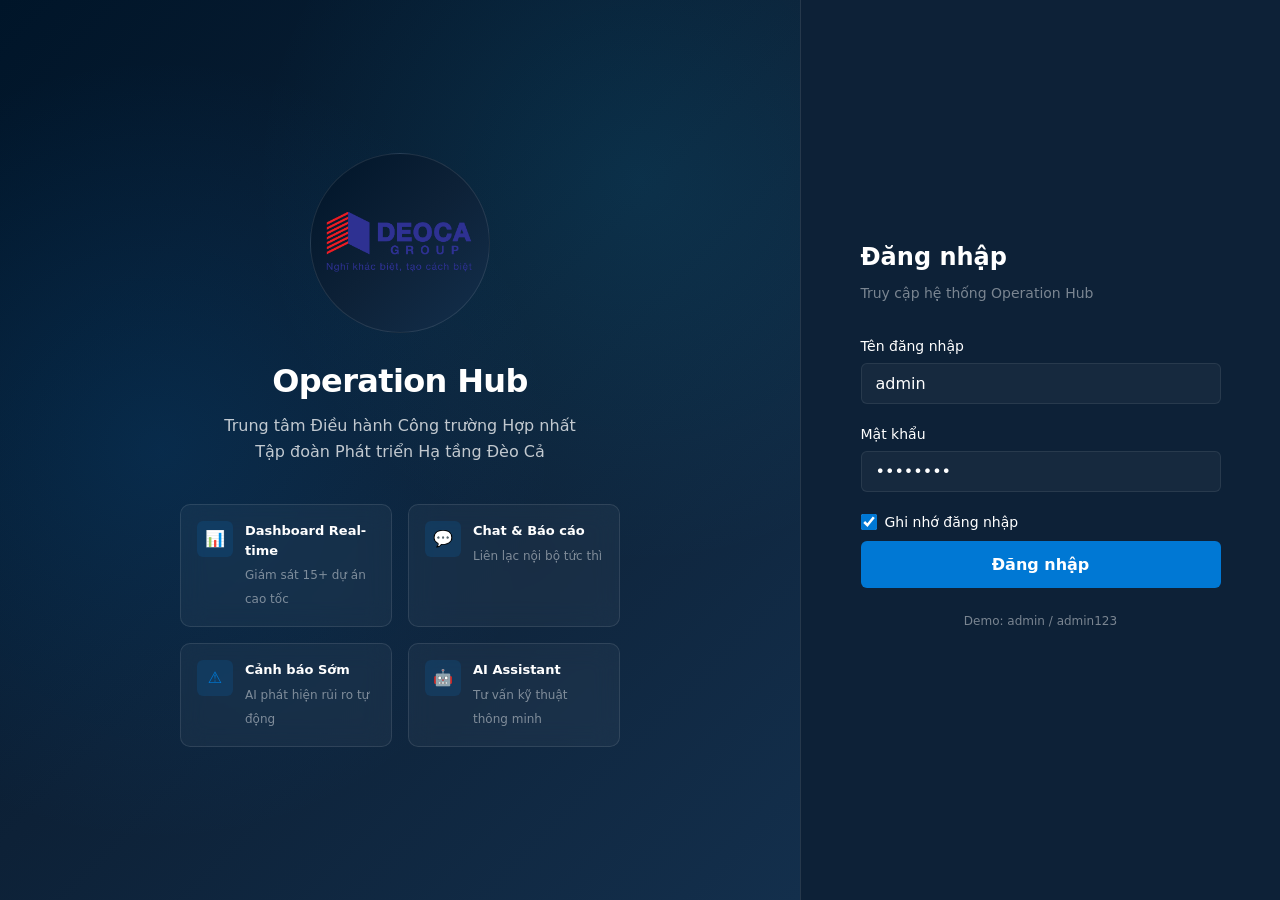
<file: index.html>
<!DOCTYPE html>
<html lang="vi">
<head>
  <meta charset="UTF-8">
  <meta name="viewport" content="width=device-width, initial-scale=1.0">
  <title>Operation Hub - Trung tâm Điều hành Công trường</title>
  <meta http-equiv="refresh" content="0;url=login.html">
  <script>window.location.href = 'login.html';</script>
</head>
<body>
  <p>Đang chuyển hướng... <a href="login.html">Nhấn vào đây</a> nếu không tự chuyển.</p>
</body>
</html>
</file>
<file: css/variables.css>
/**
 * Operation Hub - Design Tokens
 * Phong cách: Azure Portal / Microsoft Fluent / Glassmorphism
 */

:root {
  /* Brand Colors */
  --color-primary: #0078d4;
  --color-primary-hover: #106ebe;
  --color-primary-light: #deecf9;
  --color-accent: #00bcf2;
  --color-brand-navy: #001529;
  --color-brand-blue: #002140;

  /* Backgrounds - Dark Theme (Dashboard) */
  --bg-dark-primary: #0a1628;
  --bg-dark-secondary: #0d2137;
  --bg-dark-tertiary: #132f4c;
  --bg-dark-card: rgba(19, 47, 76, 0.65);
  --bg-dark-glass: rgba(255, 255, 255, 0.04);
  --bg-dark-hover: rgba(255, 255, 255, 0.08);

  /* Backgrounds - Light Theme (Knowledge, Settings) */
  --bg-light-primary: #f5f7fa;
  --bg-light-secondary: #ffffff;
  --bg-light-tertiary: #eef2f6;

  /* Status Colors */
  --color-danger: #ff4d4f;
  --color-danger-bg: rgba(255, 77, 79, 0.15);
  --color-warning: #ffa940;
  --color-warning-bg: rgba(255, 169, 64, 0.15);
  --color-caution: #faad14;
  --color-caution-bg: rgba(250, 173, 20, 0.15);
  --color-success: #52c41a;
  --color-success-bg: rgba(82, 196, 26, 0.15);
  --color-info: #1890ff;
  --color-info-bg: rgba(24, 144, 255, 0.15);

  /* Text */
  --text-primary-dark: #ffffff;
  --text-secondary-dark: rgba(255, 255, 255, 0.75);
  --text-muted-dark: rgba(255, 255, 255, 0.45);
  --text-primary-light: #1a1a2e;
  --text-secondary-light: #4a5568;
  --text-muted-light: #8c9bab;

  /* Borders */
  --border-dark: rgba(255, 255, 255, 0.08);
  --border-light: #e2e8f0;
  --border-focus: var(--color-primary);

  /* Shadows */
  --shadow-sm: 0 1px 3px rgba(0, 0, 0, 0.12);
  --shadow-md: 0 4px 16px rgba(0, 0, 0, 0.15);
  --shadow-lg: 0 8px 32px rgba(0, 0, 0, 0.25);
  --shadow-glow: 0 0 20px rgba(0, 120, 212, 0.3);

  /* Glassmorphism */
  --glass-blur: blur(12px);
  --glass-border: 1px solid rgba(255, 255, 255, 0.1);

  /* Spacing */
  --sidebar-width: 260px;
  --sidebar-collapsed: 72px;
  --header-height: 64px;
  --radius-sm: 6px;
  --radius-md: 10px;
  --radius-lg: 14px;
  --radius-xl: 20px;

  /* Typography */
  --font-family: 'Segoe UI', -apple-system, BlinkMacSystemFont, 'Inter', system-ui, sans-serif;
  --font-mono: 'Cascadia Code', 'Consolas', monospace;

  /* Transitions */
  --transition-fast: 150ms ease;
  --transition-normal: 250ms ease;
  --transition-slow: 400ms ease;

  /* Z-index */
  --z-sidebar: 100;
  --z-header: 110;
  --z-overlay: 200;
  --z-modal: 300;
  --z-toast: 400;
}
</file>
<file: css/base.css>
/**
 * Operation Hub - Base Styles & Reset
 */

*, *::before, *::after {
  box-sizing: border-box;
  margin: 0;
  padding: 0;
}
.map-wrapper {
    position: relative;
    width: 58%;
    aspect-ratio: 527 / 658;
    margin: 0 auto;
}
#vnMap {
    position: absolute;
    inset: 0;
    width: 100%;
    height: 100%;
    border: none;
}

.map-pins {
    position: absolute;
    inset: 0;
    width: 100%;
    height: 100%;
    overflow: visible;
}

.map-pins svg,
.map-pins {
    display: block;
}

@keyframes pulse{
    0%{
        transform:scale(1);
        opacity:.6;
    }
    100%{
        transform:scale(2);
        opacity:0;
    }
}
.sidebar-logo{
    width: 180px;
    height: 180px;
    margin: 0 auto 24px;
    border-radius: 50%;
    background: linear-gradient(135deg, #001529 0%, #0d2137 50%, #132f4c 100%);
    backdrop-filter: blur(10px);
    display: flex;
    align-items: center;
    justify-content: center;
    border: 1px solid rgba(255,255,255,.1);
}

.sidebar-logo img{
    width: 180px;
    height: auto;
}


.login-visual-content{
    display: flex;
    flex-direction: column;
    align-items: center;
    text-align: center;
}
html {
  font-size: 16px;
  scroll-behavior: smooth;
  -webkit-font-smoothing: antialiased;
  -moz-osx-font-smoothing: grayscale;
}

body {
  font-family: var(--font-family);
  line-height: 1.5;
  overflow-x: hidden;
}

body.theme-dark {
  background: var(--bg-dark-primary);
  color: var(--text-primary-dark);
}

body.theme-light {
  background: var(--bg-light-primary);
  color: var(--text-primary-light);
}

a {
  color: inherit;
  text-decoration: none;
}

button {
  font-family: inherit;
  cursor: pointer;
  border: none;
  background: none;
}

input, select, textarea {
  font-family: inherit;
  font-size: inherit;
}

img {
  max-width: 100%;
  display: block;
}

ul, ol {
  list-style: none;
}

/* Scrollbar */
::-webkit-scrollbar {
  width: 6px;
  height: 6px;
}

::-webkit-scrollbar-track {
  background: transparent;
}

.theme-dark ::-webkit-scrollbar-thumb {
  background: rgba(255, 255, 255, 0.15);
  border-radius: 3px;
}

.theme-light ::-webkit-scrollbar-thumb {
  background: rgba(0, 0, 0, 0.15);
  border-radius: 3px;
}

/* Utility Classes */
.sr-only {
  position: absolute;
  width: 1px;
  height: 1px;
  padding: 0;
  margin: -1px;
  overflow: hidden;
  clip: rect(0, 0, 0, 0);
  border: 0;
}

.text-danger { color: var(--color-danger); }
.text-warning { color: var(--color-warning); }
.text-caution { color: var(--color-caution); }
.text-success { color: var(--color-success); }
.text-muted { color: var(--text-muted-dark); }
.theme-light .text-muted { color: var(--text-muted-light); }

.badge {
  display: inline-flex;
  align-items: center;
  padding: 2px 10px;
  border-radius: 20px;
  font-size: 0.75rem;
  font-weight: 600;
  letter-spacing: 0.02em;
}

.badge-danger { background: var(--color-danger-bg); color: var(--color-danger); }
.badge-warning { background: var(--color-warning-bg); color: var(--color-warning); }
.badge-caution { background: var(--color-caution-bg); color: var(--color-caution); }
.badge-success { background: var(--color-success-bg); color: var(--color-success); }
.badge-info { background: var(--color-info-bg); color: var(--color-info); }

/* Buttons */
.btn {
  display: inline-flex;
  align-items: center;
  justify-content: center;
  gap: 8px;
  padding: 10px 20px;
  border-radius: var(--radius-sm);
  font-size: 0.875rem;
  font-weight: 600;
  transition: all var(--transition-fast);
  white-space: nowrap;
}

.btn-primary {
  background: var(--color-primary);
  color: #fff;
}

.btn-primary:hover {
  background: var(--color-primary-hover);
  box-shadow: var(--shadow-glow);
}

.btn-secondary {
  background: var(--bg-dark-glass);
  color: var(--text-primary-dark);
  border: var(--glass-border);
}

.theme-light .btn-secondary {
  background: var(--bg-light-secondary);
  color: var(--text-primary-light);
  border: 1px solid var(--border-light);
}

.btn-secondary:hover {
  background: var(--bg-dark-hover);
}

.btn-ghost {
  color: var(--text-secondary-dark);
  padding: 8px 12px;
}

.btn-ghost:hover {
  background: var(--bg-dark-hover);
  color: var(--text-primary-dark);
}

.btn-sm {
  padding: 6px 14px;
  font-size: 0.8125rem;
}

.btn-lg {
  padding: 14px 28px;
  font-size: 1rem;
}

.btn-icon {
  width: 36px;
  height: 36px;
  padding: 0;
  border-radius: var(--radius-sm);
}

/* Form Elements */
.form-group {
  margin-bottom: 20px;
}

.form-label {
  display: block;
  margin-bottom: 6px;
  font-size: 0.875rem;
  font-weight: 500;
}

.form-input,
.form-select,
.form-textarea {
  width: 100%;
  padding: 10px 14px;
  border-radius: var(--radius-sm);
  border: 1px solid var(--border-dark);
  background: var(--bg-dark-glass);
  color: var(--text-primary-dark);
  transition: border-color var(--transition-fast);
}

.theme-light .form-input,
.theme-light .form-select,
.theme-light .form-textarea {
  border-color: var(--border-light);
  background: var(--bg-light-secondary);
  color: var(--text-primary-light);
}

.form-input:focus,
.form-select:focus,
.form-textarea:focus {
  outline: none;
  border-color: var(--color-primary);
  box-shadow: 0 0 0 3px rgba(0, 120, 212, 0.2);
}

.form-textarea {
  min-height: 100px;
  resize: vertical;
}

.form-checkbox {
  display: flex;
  align-items: center;
  gap: 8px;
  font-size: 0.875rem;
  cursor: pointer;
}

.form-checkbox input {
  width: 16px;
  height: 16px;
  accent-color: var(--color-primary);
}
</file>
<file: css/layout.css>
/**
 * Operation Hub - Layout (Sidebar, Header, Main Content)
 */

.app-layout {
  display: flex;
  min-height: 100vh;
}

/* ===== SIDEBAR ===== */
.sidebar {
  position: fixed;
  top: 0;
  left: 0;
  width: var(--sidebar-width);
  height: 100vh;
  background: var(--bg-dark-secondary);
  border-right: var(--glass-border);
  backdrop-filter: var(--glass-blur);
  display: flex;
  flex-direction: column;
  z-index: var(--z-sidebar);
  transition: transform var(--transition-normal), width var(--transition-normal);
}

.sidebar-header {
  display: flex;
  align-items: center;
  gap: 12px;
  padding: 20px 20px 16px;
  border-bottom: var(--glass-border);
}

.sidebar-logo-layout {
  width: 103px;
  height: 40px;
  /* border-radius: var(--radius-md);
  background: linear-gradient(135deg, var(--color-primary), var(--color-accent)); */
  display: flex;
  align-items: center;
  justify-content: center;
  flex-shrink: 0;
}



.sidebar-brand {
  overflow: hidden;
}

.sidebar-brand-name {
  font-size: 0.9375rem;
  font-weight: 700;
  letter-spacing: -0.01em;
  white-space: nowrap;
}

.sidebar-brand-sub {
  font-size: 0.6875rem;
  color: var(--text-muted-dark);
  white-space: nowrap;
}

.sidebar-nav {
  flex: 1;
  padding: 12px 10px;
  overflow-y: auto;
}

.nav-section-title {
  font-size: 0.6875rem;
  font-weight: 600;
  text-transform: uppercase;
  letter-spacing: 0.08em;
  color: var(--text-muted-dark);
  padding: 12px 12px 6px;
}

.nav-item {
  display: flex;
  align-items: center;
  gap: 12px;
  padding: 10px 12px;
  border-radius: var(--radius-sm);
  color: var(--text-secondary-dark);
  font-size: 0.875rem;
  font-weight: 500;
  transition: all var(--transition-fast);
  margin-bottom: 2px;
  position: relative;
}

.nav-item:hover {
  background: var(--bg-dark-hover);
  color: var(--text-primary-dark);
}

.nav-item.active {
  background: rgba(0, 120, 212, 0.15);
  color: var(--color-primary);
}

.nav-item.active::before {
  content: '';
  position: absolute;
  left: 0;
  top: 50%;
  transform: translateY(-50%);
  width: 3px;
  height: 20px;
  background: var(--color-primary);
  border-radius: 0 3px 3px 0;
}

.nav-item svg {
  width: 20px;
  height: 20px;
  flex-shrink: 0;
  opacity: 0.85;
}

.nav-item .nav-badge {
  margin-left: auto;
  background: var(--color-danger);
  color: #fff;
  font-size: 0.6875rem;
  padding: 1px 7px;
  border-radius: 10px;
  font-weight: 700;
}

.sidebar-footer {
  padding: 16px;
  border-top: var(--glass-border);
}

.sidebar-user {
  display: flex;
  align-items: center;
  gap: 10px;
  padding: 8px;
  border-radius: var(--radius-sm);
  cursor: pointer;
  transition: background var(--transition-fast);
}

.sidebar-user:hover {
  background: var(--bg-dark-hover);
}

.sidebar-user-avatar {
  width: 36px;
  height: 36px;
  border-radius: 50%;
  background: linear-gradient(135deg, #667eea, #764ba2);
  display: flex;
  align-items: center;
  justify-content: center;
  font-size: 0.8125rem;
  font-weight: 700;
  color: #fff;
  flex-shrink: 0;
}

.sidebar-user-info {
  overflow: hidden;
}

.sidebar-user-name {
  font-size: 0.8125rem;
  font-weight: 600;
  white-space: nowrap;
  overflow: hidden;
  text-overflow: ellipsis;
}

.sidebar-user-role {
  font-size: 0.6875rem;
  color: var(--text-muted-dark);
}

/* ===== MAIN AREA ===== */
.main-wrapper {
  flex: 1;
  margin-left: var(--sidebar-width);
  display: flex;
  flex-direction: column;
  min-height: 100vh;
  transition: margin-left var(--transition-normal);
}

/* ===== TOPBAR ===== */
.topbar {
  position: sticky;
  top: 0;
  height: var(--header-height);
  background: rgba(10, 22, 40, 0.85);
  backdrop-filter: var(--glass-blur);
  border-bottom: var(--glass-border);
  display: flex;
  align-items: center;
  padding: 0 24px;
  gap: 16px;
  z-index: var(--z-header);
}
.topbar svg {
    stroke: #fff;
}
.theme-light .topbar {
  background: rgba(255, 255, 255, 0.9);
  border-bottom: 1px solid var(--border-light);
}

.topbar-menu-btn {
  display: none;
  width: 40px;
  height: 40px;
  align-items: center;
  justify-content: center;
  border-radius: var(--radius-sm);
  color: white;
  /* color: var(--text-secondary-dark); */
}

.topbar-menu-btn:hover {
  background: var(--bg-dark-hover);
}

.topbar-search {
  flex: 1;
  max-width: 480px;
  position: relative;
}

.topbar-search input {
  width: 100%;
  padding: 9px 14px 9px 40px;
  border-radius: var(--radius-md);
  border: 1px solid var(--border-dark);
  background: var(--bg-dark-glass);
  color: var(--text-primary-dark);
  font-size: 0.875rem;
}

.theme-light .topbar-search input {
  border-color: var(--border-light);
  background: var(--bg-light-tertiary);
  color: var(--text-primary-light);
}

.topbar-search svg {
  position: absolute;
  left: 12px;
  top: 50%;
  transform: translateY(-50%);
  width: 18px;
  height: 18px;
  color: var(--text-muted-dark);
}

.topbar-actions {
  display: flex;
  align-items: center;
  gap: 8px;
  margin-left: auto;
}

.topbar-action {
  position: relative;
  width: 40px;
  height: 40px;
  display: flex;
  align-items: center;
  justify-content: center;
  border-radius: var(--radius-sm);
  color: var(--text-secondary-dark);
  transition: all var(--transition-fast);
}

.topbar-action:hover {
  background: var(--bg-dark-hover);
  color: var(--text-primary-dark);
}

.topbar-action .notification-dot {
  position: absolute;
  top: 8px;
  right: 8px;
  width: 8px;
  height: 8px;
  background: var(--color-danger);
  border-radius: 50%;
  border: 2px solid var(--bg-dark-primary);
}

.topbar-action .notification-count {
  position: absolute;
  top: 4px;
  right: 4px;
  min-width: 18px;
  height: 18px;
  background: var(--color-danger);
  color: #fff;
  font-size: 0.625rem;
  font-weight: 700;
  border-radius: 9px;
  display: flex;
  align-items: center;
  justify-content: center;
  padding: 0 4px;
}

.topbar-page-title {
  font-size: 1.125rem;
  font-weight: 600;
  letter-spacing: -0.01em;
}

/* ===== MAIN CONTENT ===== */
.main-content {
  flex: 1;
  padding: 24px;
}

.page-header {
  display: flex;
  align-items: center;
  justify-content: space-between;
  margin-bottom: 24px;
  flex-wrap: wrap;
  gap: 12px;
}

.page-header h1 {
  font-size: 1.5rem;
  font-weight: 700;
  letter-spacing: -0.02em;
}

.page-header-desc {
  font-size: 0.875rem;
  color: var(--text-muted-dark);
  margin-top: 4px;
}

.theme-light .page-header-desc {
  color: var(--text-muted-light);
}

/* ===== OVERLAY (Mobile) ===== */
.sidebar-overlay {
  display: none;
  position: fixed;
  inset: 0;
  background: rgba(0, 0, 0, 0.5);
  z-index: calc(var(--z-sidebar) - 1);
}

/* ===== RESPONSIVE ===== */
@media (max-width: 1024px) {
  .sidebar {
    transform: translateX(-100%);
  }

  .sidebar.open {
    transform: translateX(0);
  }

  .sidebar-overlay.active {
    display: block;
  }

  .main-wrapper {
    margin-left: 0;
  }

  .topbar-menu-btn {
    display: flex;
  }
}

@media (max-width: 640px) {
  .main-content {
    padding: 16px;
  }

  .topbar {
    padding: 0 16px;
  }

  .topbar-search {
    display: none;
  }
}
</file>
<file: css/components.css>
/**
 * Operation Hub - Reusable Components
 */

/* ===== GLASS CARD ===== */
.card {
  background: var(--bg-dark-card);
  border: var(--glass-border);
  border-radius: var(--radius-lg);
  backdrop-filter: var(--glass-blur);
  overflow: hidden;
}

.theme-light .card {
  background: var(--bg-light-secondary);
  border: 1px solid var(--border-light);
  box-shadow: var(--shadow-sm);
}

.card-header {
  display: flex;
  align-items: center;
  justify-content: space-between;
  padding: 16px 20px;
  border-bottom: var(--glass-border);
}

.theme-light .card-header {
  border-bottom: 1px solid var(--border-light);
}

.card-title {
  font-size: 0.9375rem;
  font-weight: 600;
}

.card-body {
  padding: 20px;
}

.card-footer {
  padding: 12px 20px;
  border-top: var(--glass-border);
  font-size: 0.8125rem;
  color: var(--text-muted-dark);
}

/* ===== KPI CARD ===== */
.kpi-grid {
  display: grid;
  grid-template-columns: repeat(auto-fit, minmax(200px, 1fr));
  gap: 16px;
  margin-bottom: 24px;
}

.kpi-card {
  background: var(--bg-dark-card);
  border: var(--glass-border);
  border-radius: var(--radius-lg);
  padding: 20px;
  backdrop-filter: var(--glass-blur);
  transition: transform var(--transition-fast), box-shadow var(--transition-fast);
}

.kpi-card:hover {
  transform: translateY(-2px);
  box-shadow: var(--shadow-md);
}

.kpi-card-header {
  display: flex;
  align-items: center;
  justify-content: space-between;
  margin-bottom: 12px;
}

.kpi-icon {
  width: 40px;
  height: 40px;
  border-radius: var(--radius-md);
  display: flex;
  align-items: center;
  justify-content: center;
}

.kpi-icon svg {
  width: 20px;
  height: 20px;
}

.kpi-icon.blue { background: rgba(0, 120, 212, 0.15); color: var(--color-primary); }
.kpi-icon.green { background: var(--color-success-bg); color: var(--color-success); }
.kpi-icon.orange { background: var(--color-warning-bg); color: var(--color-warning); }
.kpi-icon.red { background: var(--color-danger-bg); color: var(--color-danger); }
.kpi-icon.purple { background: rgba(102, 126, 234, 0.15); color: #667eea; }

.kpi-trend {
  font-size: 0.75rem;
  font-weight: 600;
  display: flex;
  align-items: center;
  gap: 2px;
}

.kpi-trend.up { color: var(--color-success); }
.kpi-trend.down { color: var(--color-danger); }

.kpi-value {
  font-size: 1.75rem;
  font-weight: 700;
  letter-spacing: -0.02em;
  line-height: 1.2;
}

.kpi-label {
  font-size: 0.8125rem;
  color: var(--text-muted-dark);
  margin-top: 4px;
}

/* ===== PROGRESS BAR ===== */
.progress-bar {
  height: 8px;
  background: rgba(255, 255, 255, 0.08);
  border-radius: 4px;
  overflow: hidden;
}

.theme-light .progress-bar {
  background: var(--bg-light-tertiary);
}

.progress-fill {
  height: 100%;
  border-radius: 4px;
  transition: width var(--transition-slow);
}

.progress-fill.blue { background: linear-gradient(90deg, var(--color-primary), var(--color-accent)); }
.progress-fill.green { background: var(--color-success); }
.progress-fill.orange { background: var(--color-warning); }
.progress-fill.red { background: var(--color-danger); }

.progress-item {
  margin-bottom: 16px;
}

.progress-item-header {
  display: flex;
  justify-content: space-between;
  margin-bottom: 6px;
  font-size: 0.8125rem;
}

.progress-item-name {
  font-weight: 500;
}

.progress-item-value {
  color: var(--text-muted-dark);
  font-weight: 600;
}

/* ===== AVATAR ===== */
.avatar {
  width: 32px;
  height: 32px;
  border-radius: 50%;
  display: flex;
  align-items: center;
  justify-content: center;
  font-size: 0.75rem;
  font-weight: 700;
  color: #fff;
  flex-shrink: 0;
}

.avatar-sm { width: 28px; height: 28px; font-size: 0.6875rem; }
.avatar-lg { width: 44px; height: 44px; font-size: 0.9375rem; }

/* ===== ACTIVITY FEED ===== */
.activity-list {
  display: flex;
  flex-direction: column;
  gap: 12px;
}

.activity-item {
  display: flex;
  gap: 12px;
  padding: 8px 0;
}

.activity-dot {
  width: 8px;
  height: 8px;
  border-radius: 50%;
  margin-top: 6px;
  flex-shrink: 0;
}

.activity-dot.blue { background: var(--color-primary); }
.activity-dot.green { background: var(--color-success); }
.activity-dot.orange { background: var(--color-warning); }
.activity-dot.red { background: var(--color-danger); }

.activity-content {
  flex: 1;
  min-width: 0;
}

.activity-text {
  font-size: 0.8125rem;
  line-height: 1.4;
}

.activity-text strong {
  font-weight: 600;
}

.activity-time {
  font-size: 0.6875rem;
  color: var(--text-muted-dark);
  margin-top: 2px;
}

/* ===== WARNING ITEM ===== */
.warning-item {
  display: flex;
  align-items: flex-start;
  gap: 12px;
  padding: 14px 16px;
  border-radius: var(--radius-md);
  border-left: 3px solid;
  background: var(--bg-dark-glass);
  margin-bottom: 8px;
  cursor: pointer;
  transition: background var(--transition-fast);
}

.warning-item:hover {
  background: var(--bg-dark-hover);
}

.warning-item.severity-critical { border-left-color: var(--color-danger); }
.warning-item.severity-high { border-left-color: var(--color-warning); }
.warning-item.severity-medium { border-left-color: var(--color-caution); }
.warning-item.severity-low { border-left-color: var(--color-success); }

.warning-icon {
  width: 32px;
  height: 32px;
  border-radius: var(--radius-sm);
  display: flex;
  align-items: center;
  justify-content: center;
  flex-shrink: 0;
}

.warning-icon.critical { background: var(--color-danger-bg); color: var(--color-danger); }
.warning-icon.high { background: var(--color-warning-bg); color: var(--color-warning); }
.warning-icon.medium { background: var(--color-caution-bg); color: var(--color-caution); }
.warning-icon.low { background: var(--color-success-bg); color: var(--color-success); }

.warning-content { flex: 1; min-width: 0; }
.warning-title { font-size: 0.875rem; font-weight: 600; margin-bottom: 2px; }
.warning-desc { font-size: 0.75rem; color: var(--text-muted-dark); }
.warning-meta { font-size: 0.6875rem; color: var(--text-muted-dark); margin-top: 4px; }

/* ===== MODAL ===== */
.modal-overlay {
  position: fixed;
  inset: 0;
  background: rgba(0, 0, 0, 0.6);
  backdrop-filter: blur(4px);
  z-index: var(--z-modal);
  display: flex;
  align-items: center;
  justify-content: center;
  padding: 20px;
  opacity: 0;
  visibility: hidden;
  transition: all var(--transition-normal);
}

.modal-overlay.active {
  opacity: 1;
  visibility: visible;
}

.modal {
  background: var(--bg-dark-secondary);
  border: var(--glass-border);
  border-radius: var(--radius-lg);
  width: 100%;
  max-width: 560px;
  max-height: 85vh;
  overflow-y: auto;
  transform: scale(0.95);
  transition: transform var(--transition-normal);
}

.modal-overlay.active .modal {
  transform: scale(1);
}

.theme-light .modal {
  background: var(--bg-light-secondary);
  border: 1px solid var(--border-light);
}

.modal-header {
  display: flex;
  align-items: center;
  justify-content: space-between;
  padding: 20px 24px;
  border-bottom: var(--glass-border);
}

.modal-title {
  font-size: 1.0625rem;
  font-weight: 600;
}

.modal-close {
  width: 32px;
  height: 32px;
  display: flex;
  align-items: center;
  justify-content: center;
  border-radius: var(--radius-sm);
  color: var(--text-muted-dark);
}

.modal-close:hover {
  background: var(--bg-dark-hover);
  color: var(--text-primary-dark);
}

.modal-body {
  padding: 24px;
}

.modal-footer {
  padding: 16px 24px;
  border-top: var(--glass-border);
  display: flex;
  justify-content: flex-end;
  gap: 8px;
}

/* ===== TOAST ===== */
.toast-container {
  position: fixed;
  top: 80px;
  right: 24px;
  z-index: var(--z-toast);
  display: flex;
  flex-direction: column;
  gap: 8px;
}

.toast {
  background: var(--bg-dark-secondary);
  border: var(--glass-border);
  border-radius: var(--radius-md);
  padding: 14px 20px;
  min-width: 300px;
  box-shadow: var(--shadow-lg);
  display: flex;
  align-items: center;
  gap: 12px;
  animation: slideIn 0.3s ease;
  backdrop-filter: var(--glass-blur);
}

.toast.success { border-left: 3px solid var(--color-success); }
.toast.warning { border-left: 3px solid var(--color-warning); }
.toast.error { border-left: 3px solid var(--color-danger); }
.toast.info { border-left: 3px solid var(--color-primary); }

@keyframes slideIn {
  from { transform: translateX(100%); opacity: 0; }
  to { transform: translateX(0); opacity: 1; }
}

/* ===== TABS ===== */
.tabs {
  display: flex;
  gap: 4px;
  border-bottom: var(--glass-border);
  margin-bottom: 20px;
  overflow-x: auto;
}

.tab {
  padding: 10px 16px;
  font-size: 0.875rem;
  font-weight: 500;
  color: var(--text-muted-dark);
  border-bottom: 2px solid transparent;
  transition: all var(--transition-fast);
  white-space: nowrap;
}

.tab:hover {
  color: var(--text-primary-dark);
}

.tab.active {
  color: var(--color-primary);
  border-bottom-color: var(--color-primary);
}

.tab-panel {
  display: none;
}

.tab-panel.active {
  display: block;
}

/* ===== EMPTY STATE ===== */
.empty-state {
  text-align: center;
  padding: 48px 24px;
  color: var(--text-muted-dark);
}

.empty-state svg {
  width: 64px;
  height: 64px;
  margin: 0 auto 16px;
  opacity: 0.4;
}

.empty-state h3 {
  font-size: 1rem;
  font-weight: 600;
  margin-bottom: 8px;
  color: var(--text-secondary-dark);
}

.empty-state p {
  font-size: 0.875rem;
}

/* ===== GRID LAYOUTS ===== */
.grid-2 {
  display: grid;
  grid-template-columns: repeat(2, 1fr);
  gap: 20px;
}

.grid-3 {
  display: grid;
  grid-template-columns: repeat(3, 1fr);
  gap: 20px;
}

.grid-dashboard {
  display: grid;
  grid-template-columns: 1fr 340px;
  grid-template-rows: auto auto;
  gap: 20px;
}

@media (max-width: 1200px) {
  .grid-dashboard {
    grid-template-columns: 1fr;
  }

  .grid-2, .grid-3 {
    grid-template-columns: 1fr;
  }
}
</file>
<file: css/pages.css>
/**
 * Operation Hub - Page-specific Styles
 */

/* ===== LOGIN PAGE ===== */
.login-page {
  min-height: 100vh;
  display: flex;
  background: var(--bg-dark-primary);
  overflow: hidden;
}

.login-visual {
  flex: 1;
  position: relative;
  display: flex;
  align-items: center;
  justify-content: center;
  background: linear-gradient(135deg, #001529 0%, #0d2137 50%, #132f4c 100%);
  overflow: hidden;
}

.login-visual::before {
  content: '';
  position: absolute;
  inset: 0;
  background:
    radial-gradient(circle at 20% 50%, rgba(0, 120, 212, 0.15) 0%, transparent 50%),
    radial-gradient(circle at 80% 20%, rgba(0, 188, 242, 0.1) 0%, transparent 40%);
}

.login-visual-content {
  position: relative;
  z-index: 1;
  text-align: center;
  padding: 40px;
  max-width: 520px;
}

.login-visual-logo {
  width: 80px;
  height: 80px;
  border-radius: var(--radius-xl);
  background: linear-gradient(135deg, var(--color-primary), var(--color-accent));
  display: flex;
  align-items: center;
  justify-content: center;
  margin: 0 auto 24px;
  box-shadow: var(--shadow-glow);
}

.login-visual-logo svg {
  width: 44px;
  height: 44px;
  fill: #fff;
}

.login-visual h1 {
  font-size: 2rem;
  font-weight: 700;
  letter-spacing: -0.02em;
  margin-bottom: 8px;
}

.login-visual p {
  font-size: 1rem;
  color: var(--text-secondary-dark);
  line-height: 1.6;
}

.login-visual-features {
  display: grid;
  grid-template-columns: repeat(2, 1fr);
  gap: 16px;
  margin-top: 40px;
  text-align: left;
}

.login-feature {
  display: flex;
  gap: 12px;
  padding: 16px;
  background: var(--bg-dark-glass);
  border: var(--glass-border);
  border-radius: var(--radius-md);
  backdrop-filter: var(--glass-blur);
}

.login-feature-icon {
  width: 36px;
  height: 36px;
  border-radius: var(--radius-sm);
  background: rgba(0, 120, 212, 0.15);
  display: flex;
  align-items: center;
  justify-content: center;
  flex-shrink: 0;
  color: var(--color-primary);
}

.login-feature h4 {
  font-size: 0.8125rem;
  font-weight: 600;
  margin-bottom: 2px;
}

.login-feature span {
  font-size: 0.75rem;
  color: var(--text-muted-dark);
}

.login-form-panel {
  width: 480px;
  display: flex;
  align-items: center;
  justify-content: center;
  padding: 40px;
  background: var(--bg-dark-secondary);
  border-left: var(--glass-border);
}

.login-form-container {
  width: 100%;
  max-width: 360px;
}

.login-form-container h2 {
  font-size: 1.5rem;
  font-weight: 700;
  margin-bottom: 8px;
}

.login-form-container > p {
  font-size: 0.875rem;
  color: var(--text-muted-dark);
  margin-bottom: 32px;
}

.login-form .btn-primary {
  width: 100%;
  padding: 14px;
  font-size: 1rem;
  margin-top: 8px;
}

.login-error {
  background: var(--color-danger-bg);
  color: var(--color-danger);
  padding: 10px 14px;
  border-radius: var(--radius-sm);
  font-size: 0.8125rem;
  margin-bottom: 16px;
  display: none;
}

.login-error.show {
  display: block;
}

@media (max-width: 900px) {
  .login-visual {
    display: none;
  }

  .login-form-panel {
    width: 100%;
    border-left: none;
  }
}

/* ===== PROJECT CARDS ===== */
.project-grid {
  display: grid;
  grid-template-columns: repeat(auto-fill, minmax(340px, 1fr));
  gap: 20px;
}

.project-card {
  background: var(--bg-dark-card);
  border: var(--glass-border);
  border-radius: var(--radius-lg);
  padding: 24px;
  backdrop-filter: var(--glass-blur);
  transition: all var(--transition-fast);
  cursor: pointer;
}

.project-card:hover {
  transform: translateY(-3px);
  box-shadow: var(--shadow-md);
  border-color: rgba(0, 120, 212, 0.3);
}

.project-card-header {
  display: flex;
  justify-content: space-between;
  align-items: flex-start;
  margin-bottom: 16px;
}

.project-card-title {
  font-size: 1rem;
  font-weight: 600;
  margin-bottom: 4px;
}

.project-card-location {
  font-size: 0.8125rem;
  color: var(--text-muted-dark);
  display: flex;
  align-items: center;
  gap: 4px;
}

.project-card-stats {
  display: grid;
  grid-template-columns: repeat(3, 1fr);
  gap: 12px;
  margin: 16px 0;
  padding: 12px 0;
  border-top: var(--glass-border);
  border-bottom: var(--glass-border);
}

.project-stat {
  text-align: center;
}

.project-stat-value {
  font-size: 1.125rem;
  font-weight: 700;
}

.project-stat-label {
  font-size: 0.6875rem;
  color: var(--text-muted-dark);
  text-transform: uppercase;
  letter-spacing: 0.04em;
}

.project-card-footer {
  display: flex;
  align-items: center;
  justify-content: space-between;
}

.project-leader {
  display: flex;
  align-items: center;
  gap: 8px;
  font-size: 0.8125rem;
}

/* ===== KNOWLEDGE BASE ===== */
.knowledge-hero {
  text-align: center;
  padding: 40px 20px;
  margin-bottom: 32px;
}

.knowledge-hero h1 {
  font-size: 1.75rem;
  font-weight: 700;
  margin-bottom: 8px;
}

.knowledge-hero p {
  color: var(--text-muted-light);
  margin-bottom: 24px;
}

.theme-dark .knowledge-hero p {
  color: var(--text-muted-dark);
}

.knowledge-search {
  max-width: 600px;
  margin: 0 auto;
  position: relative;
}

.knowledge-search input {
  width: 100%;
  padding: 14px 20px 14px 48px;
  border-radius: var(--radius-xl);
  border: 1px solid var(--border-light);
  background: var(--bg-light-secondary);
  font-size: 1rem;
  box-shadow: var(--shadow-sm);
}

.knowledge-search svg {
  position: absolute;
  left: 16px;
  top: 50%;
  transform: translateY(-50%);
  width: 20px;
  height: 20px;
  color: var(--text-muted-light);
}

.knowledge-tags {
  display: flex;
  flex-wrap: wrap;
  gap: 8px;
  justify-content: center;
  margin-top: 16px;
}

.knowledge-tag {
  padding: 6px 16px;
  border-radius: 20px;
  background: var(--bg-light-secondary);
  border: 1px solid var(--border-light);
  font-size: 0.8125rem;
  cursor: pointer;
  transition: all var(--transition-fast);
}

.knowledge-tag:hover,
.knowledge-tag.active {
  background: var(--color-primary);
  color: #fff;
  border-color: var(--color-primary);
}

.knowledge-grid {
  display: grid;
  grid-template-columns: repeat(auto-fill, minmax(300px, 1fr));
  gap: 20px;
}

.knowledge-card {
  background: var(--bg-light-secondary);
  border: 1px solid var(--border-light);
  border-radius: var(--radius-lg);
  overflow: hidden;
  transition: all var(--transition-fast);
  cursor: pointer;
}

.theme-dark .knowledge-card {
  background: var(--bg-dark-card);
  border: var(--glass-border);
}

.theme-dark .knowledge-search input {
  background: var(--bg-dark-card);
  border-color: var(--border-dark);
  color: var(--text-primary-dark);
}

.theme-dark .knowledge-tag {
  background: var(--bg-dark-card);
  border-color: var(--border-dark);
}

.knowledge-card:hover {
  box-shadow: var(--shadow-md);
  transform: translateY(-2px);
}

.knowledge-card-thumb {
  height: 160px;
  background: linear-gradient(135deg, #667eea 0%, #764ba2 100%);
  display: flex;
  align-items: center;
  justify-content: center;
  font-size: 3rem;
}

.knowledge-card-body {
  padding: 20px;
}

.knowledge-card-category {
  font-size: 0.6875rem;
  font-weight: 600;
  text-transform: uppercase;
  letter-spacing: 0.06em;
  color: var(--color-primary);
  margin-bottom: 6px;
}

.knowledge-card-title {
  font-size: 1rem;
  font-weight: 600;
  margin-bottom: 8px;
}

.knowledge-card-excerpt {
  font-size: 0.8125rem;
  color: var(--text-muted-light);
  line-height: 1.5;
  margin-bottom: 12px;
}

.theme-dark .knowledge-card-excerpt,
.theme-dark .knowledge-card-meta,
.theme-dark .knowledge-stat-label {
  color: var(--text-muted-dark);
}

.knowledge-card-meta {
  display: flex;
  gap: 16px;
  font-size: 0.75rem;
  color: var(--text-muted-light);
}

.knowledge-stats {
  display: grid;
  grid-template-columns: repeat(4, 1fr);
  gap: 16px;
  margin-top: 40px;
  padding: 24px;
  background: var(--bg-light-secondary);
  border-radius: var(--radius-lg);
  border: 1px solid var(--border-light);
}

.theme-dark .knowledge-stats {
  background: var(--bg-dark-card);
  border: var(--glass-border);
}

.knowledge-stat {
  text-align: center;
}

.knowledge-stat-value {
  font-size: 1.5rem;
  font-weight: 700;
  color: var(--color-primary);
}

.knowledge-stat-label {
  font-size: 0.8125rem;
  color: var(--text-muted-light);
}

/* ===== ASSISTANT ===== */
.assistant-layout {
  display: grid;
  grid-template-columns: 280px 1fr;
  height: calc(100vh - var(--header-height));
}

.assistant-sidebar {
  background: var(--bg-dark-secondary);
  border-right: var(--glass-border);
  padding: 16px;
  overflow-y: auto;
}

.assistant-new-chat {
  width: 100%;
  margin-bottom: 16px;
}

.assistant-history-item {
  padding: 10px 12px;
  border-radius: var(--radius-sm);
  font-size: 0.8125rem;
  color: var(--text-secondary-dark);
  cursor: pointer;
  transition: background var(--transition-fast);
  white-space: nowrap;
  overflow: hidden;
  text-overflow: ellipsis;
  margin-bottom: 2px;
}

.assistant-history-item:hover,
.assistant-history-item.active {
  background: var(--bg-dark-hover);
  color: var(--text-primary-dark);
}

.assistant-main {
  display: flex;
  flex-direction: column;
  background: var(--bg-dark-primary);
}

.assistant-messages {
  flex: 1;
  overflow-y: auto;
  padding: 24px;
  max-width: 800px;
  margin: 0 auto;
  width: 100%;
}

.assistant-welcome {
  text-align: center;
  padding: 60px 20px;
}

.assistant-welcome-icon {
  width: 64px;
  height: 64px;
  border-radius: 50%;
  background: linear-gradient(135deg, #667eea, #764ba2);
  display: flex;
  align-items: center;
  justify-content: center;
  margin: 0 auto 20px;
  font-size: 1.75rem;
}

.assistant-welcome h2 {
  font-size: 1.5rem;
  font-weight: 700;
  margin-bottom: 8px;
}

.assistant-welcome p {
  color: var(--text-muted-dark);
  margin-bottom: 32px;
}

.assistant-suggestions {
  display: grid;
  grid-template-columns: repeat(2, 1fr);
  gap: 12px;
  color: white;
  max-width: 600px;
  margin: 0 auto;
}

.assistant-suggestion {
  padding: 16px;
  background: var(--bg-dark-card);
  color: white;
  border: var(--glass-border);
  border-radius: var(--radius-md);
  text-align: left;
  font-size: 0.8125rem;
  cursor: pointer;
  transition: all var(--transition-fast);
}

.assistant-suggestion:hover {
  border-color: var(--color-primary);
  background: rgba(0, 120, 212, 0.08);
}

.assistant-msg {
  display: flex;
  gap: 12px;
  margin-bottom: 24px;
}

.assistant-msg.user {
  flex-direction: row-reverse;
}

.assistant-msg-avatar {
  width: 32px;
  height: 32px;
  border-radius: 50%;
  display: flex;
  align-items: center;
  justify-content: center;
  flex-shrink: 0;
  font-size: 0.875rem;
}

.assistant-msg-avatar.ai {
  background: linear-gradient(135deg, #667eea, #764ba2);
}

.assistant-msg-avatar.user {
  background: var(--color-primary);
  color: #fff;
  font-size: 0.75rem;
  font-weight: 700;
}

.assistant-msg-content {
  max-width: 75%;
  padding: 14px 18px;
  border-radius: var(--radius-md);
  font-size: 0.9375rem;
  line-height: 1.6;
}

.assistant-msg.ai .assistant-msg-content {
  background: var(--bg-dark-card);
  border: var(--glass-border);
}

.assistant-msg.user .assistant-msg-content {
  background: rgba(0, 120, 212, 0.2);
  border: 1px solid rgba(0, 120, 212, 0.3);
}

.assistant-msg-content h4 {
  font-size: 0.9375rem;
  margin: 12px 0 6px;
}

.assistant-msg-content ul,
.assistant-msg-content ol {
  padding-left: 20px;
  margin: 8px 0;
}

.assistant-msg-content li {
  margin-bottom: 4px;
  list-style: disc;
}

.assistant-msg-content ol li {
  list-style: decimal;
}

.assistant-typing {
  display: flex;
  gap: 4px;
  padding: 14px 18px;
}

.assistant-typing span {
  width: 8px;
  height: 8px;
  border-radius: 50%;
  background: var(--text-muted-dark);
  animation: typing 1.4s infinite;
}

.assistant-typing span:nth-child(2) { animation-delay: 0.2s; }
.assistant-typing span:nth-child(3) { animation-delay: 0.4s; }

@keyframes typing {
  0%, 60%, 100% { transform: translateY(0); opacity: 0.4; }
  30% { transform: translateY(-6px); opacity: 1; }
}

.assistant-input-area {
  padding: 16px 24px 24px;
  max-width: 800px;
  margin: 0 auto;
  width: 100%;
}

.assistant-input-wrapper {
  display: flex;
  align-items: flex-end;
  gap: 8px;
  background: var(--bg-dark-card);
  border: var(--glass-border);
  border-radius: var(--radius-lg);
  padding: 12px 16px;
}

.assistant-input-wrapper textarea {
  flex: 1;
  border: none;
  background: transparent;
  color: var(--text-primary-dark);
  resize: none;
  min-height: 24px;
  max-height: 120px;
  font-size: 0.9375rem;
}

.assistant-input-wrapper textarea:focus {
  outline: none;
}

/* ===== TECHNOLOGY ARCHITECTURE ===== */
.tech-architecture {
  padding: 20px 0;
}

.tech-layer {
  margin-bottom: 24px;
}

.tech-layer-title {
  font-size: 0.8125rem;
  font-weight: 600;
  text-transform: uppercase;
  letter-spacing: 0.06em;
  color: var(--text-muted-dark);
  margin-bottom: 12px;
  text-align: center;
}

.tech-layer-items {
  display: flex;
  flex-wrap: wrap;
  justify-content: center;
  gap: 12px;
}

.tech-item {
  padding: 16px 24px;
  background: var(--bg-dark-card);
  border: var(--glass-border);
  border-radius: var(--radius-md);
  text-align: center;
  min-width: 140px;
  transition: all var(--transition-fast);
}

.tech-item:hover {
  border-color: var(--color-primary);
  transform: translateY(-2px);
}

.tech-item-icon {
  font-size: 1.5rem;
  margin-bottom: 8px;
}

.tech-item-name {
  font-size: 0.8125rem;
  font-weight: 600;
}

.tech-item-desc {
  font-size: 0.6875rem;
  color: var(--text-muted-dark);
  margin-top: 2px;
}

.tech-arrow {
  text-align: center;
  padding: 8px 0;
  color: var(--color-primary);
  font-size: 1.25rem;
}

/* ===== ROADMAP ===== */
.roadmap-container {
  max-width: 800px;
  margin: 0 auto;
}

.roadmap-phase {
  position: relative;
  padding-left: 40px;
  padding-bottom: 40px;
}

.roadmap-phase::before {
  content: '';
  position: absolute;
  left: 15px;
  top: 0;
  bottom: 0;
  width: 2px;
  background: var(--border-dark);
}

.roadmap-phase:last-child::before {
  display: none;
}

.roadmap-marker {
  position: absolute;
  left: 0;
  top: 0;
  width: 32px;
  height: 32px;
  border-radius: 50%;
  display: flex;
  align-items: center;
  justify-content: center;
  font-size: 0.75rem;
  font-weight: 700;
  color: #fff;
  z-index: 1;
}

.roadmap-marker.done { background: var(--color-success); }
.roadmap-marker.current { background: var(--color-primary); box-shadow: var(--shadow-glow); }
.roadmap-marker.future { background: var(--bg-dark-tertiary); border: 2px solid var(--border-dark); color: var(--text-muted-dark); }

.roadmap-card {
  background: var(--bg-dark-card);
  border: var(--glass-border);
  border-radius: var(--radius-lg);
  padding: 24px;
}

.roadmap-card-header {
  display: flex;
  justify-content: space-between;
  align-items: center;
  margin-bottom: 12px;
}

.roadmap-card-title {
  font-size: 1.0625rem;
  font-weight: 600;
}

.roadmap-card-date {
  font-size: 0.8125rem;
  color: var(--text-muted-dark);
}

.roadmap-card-desc {
  font-size: 0.875rem;
  color: var(--text-secondary-dark);
  line-height: 1.6;
  margin-bottom: 16px;
}

.roadmap-tasks {
  display: flex;
  flex-wrap: wrap;
  gap: 8px;
}

.roadmap-task {
  padding: 4px 12px;
  background: var(--bg-dark-glass);
  border-radius: var(--radius-sm);
  font-size: 0.75rem;
}

.roadmap-task.done {
  background: var(--color-success-bg);
  color: var(--color-success);
}

/* ===== SETTINGS ===== */
.settings-layout {
  display: grid;
  grid-template-columns: 240px 1fr;
  gap: 24px;
}

.settings-nav-item {
  display: block;
  padding: 10px 16px;
  border-radius: var(--radius-sm);
  font-size: 0.875rem;
  color: var(--text-secondary-dark);
  transition: all var(--transition-fast);
}

.settings-nav-item:hover,
.settings-nav-item.active {
  background: var(--bg-dark-hover);
  color: var(--text-primary-dark);
}

.settings-section {
  margin-bottom: 32px;
}

.settings-section h3 {
  font-size: 1rem;
  font-weight: 600;
  margin-bottom: 16px;
  padding-bottom: 8px;
  border-bottom: var(--glass-border);
}

.settings-row {
  display: flex;
  align-items: center;
  justify-content: space-between;
  padding: 14px 0;
  border-bottom: var(--glass-border);
}

.settings-row-label {
  font-size: 0.875rem;
}

.settings-row-desc {
  font-size: 0.75rem;
  color: var(--text-muted-dark);
}

/* Toggle Switch */
.toggle {
  width: 44px;
  height: 24px;
  background: var(--bg-dark-tertiary);
  border-radius: 12px;
  position: relative;
  cursor: pointer;
  transition: background var(--transition-fast);
}

.toggle.active {
  background: var(--color-primary);
}

.toggle::after {
  content: '';
  position: absolute;
  top: 2px;
  left: 2px;
  width: 20px;
  height: 20px;
  background: #fff;
  border-radius: 50%;
  transition: transform var(--transition-fast);
}

.toggle.active::after {
  transform: translateX(20px);
}

/* ===== CONSTRUCTION SITES ===== */
.site-grid {
  display: grid;
  grid-template-columns: repeat(auto-fill, minmax(280px, 1fr));
  gap: 16px;
}

.site-card {
  background: var(--bg-dark-card);
  border: var(--glass-border);
  border-radius: var(--radius-lg);
  padding: 20px;
  transition: all var(--transition-fast);
}

.site-card:hover {
  border-color: rgba(0, 120, 212, 0.3);
}

.site-card-status {
  display: inline-flex;
  align-items: center;
  gap: 6px;
  font-size: 0.75rem;
  font-weight: 600;
  margin-bottom: 12px;
}

.site-status-dot {
  width: 8px;
  height: 8px;
  border-radius: 50%;
}

.site-card-name {
  font-size: 1rem;
  font-weight: 600;
  margin-bottom: 4px;
}

.site-card-info {
  font-size: 0.8125rem;
  color: var(--text-muted-dark);
}

/* ===== NOTIFICATIONS ===== */
.notification-list {
  max-width: 800px;
}

.notification-item {
  display: flex;
  gap: 16px;
  padding: 16px 20px;
  border-bottom: var(--glass-border);
  transition: background var(--transition-fast);
  cursor: pointer;
}

.notification-item:hover {
  background: var(--bg-dark-hover);
}

.notification-item.unread {
  background: rgba(0, 120, 212, 0.05);
}

.notification-icon {
  width: 40px;
  height: 40px;
  border-radius: var(--radius-md);
  display: flex;
  align-items: center;
  justify-content: center;
  flex-shrink: 0;
}

.notification-content {
  flex: 1;
}

.notification-title {
  font-size: 0.875rem;
  font-weight: 600;
  margin-bottom: 2px;
}

.notification-desc {
  font-size: 0.8125rem;
  color: var(--text-muted-dark);
}

.notification-time {
  font-size: 0.75rem;
  color: var(--text-muted-dark);
  white-space: nowrap;
}

@media (max-width: 768px) {
  .settings-layout {
    grid-template-columns: 1fr;
  }

  .knowledge-stats {
    grid-template-columns: repeat(2, 1fr);
  }

  .assistant-suggestions {
    grid-template-columns: 1fr;
  }
}
</file>
<file: css/chat.css>
/**
 * Operation Hub - Chat (Teams-style) Styles
 */

.chat-layout {
  display: grid;
  grid-template-columns: 280px 1fr 300px;
  height: calc(100vh - var(--header-height));
  margin: -24px;
}

.chat-sidebar {
  background: var(--bg-dark-secondary);
  border-right: var(--glass-border);
  display: flex;
  flex-direction: column;
  overflow: hidden;
}

.chat-sidebar-header {
  padding: 16px;
  border-bottom: var(--glass-border);
}

.chat-sidebar-header h3 {
  font-size: 0.9375rem;
  font-weight: 600;
  margin-bottom: 12px;
}

.chat-search input {
  width: 100%;
  padding: 8px 12px;
  border-radius: var(--radius-sm);
  border: 1px solid var(--border-dark);
  background: var(--bg-dark-glass);
  color: var(--text-primary-dark);
  font-size: 0.8125rem;
}

.chat-channels {
  flex: 1;
  overflow-y: auto;
  padding: 8px;
}

.chat-section-label {
  font-size: 0.6875rem;
  font-weight: 600;
  text-transform: uppercase;
  letter-spacing: 0.06em;
  color: var(--text-muted-dark);
  padding: 12px 8px 6px;
}

.chat-channel {
  display: flex;
  align-items: center;
  gap: 10px;
  padding: 10px 12px;
  border-radius: var(--radius-sm);
  cursor: pointer;
  transition: background var(--transition-fast);
  font-size: 0.875rem;
}

.chat-channel:hover {
  background: var(--bg-dark-hover);
}

.chat-channel.active {
  background: rgba(0, 120, 212, 0.15);
  color: var(--color-primary);
}

.chat-channel-icon {
  font-size: 1rem;
  opacity: 0.7;
}

.chat-channel-unread {
  margin-left: auto;
  background: var(--color-primary);
  color: #fff;
  font-size: 0.625rem;
  font-weight: 700;
  padding: 1px 6px;
  border-radius: 8px;
}

.chat-dm {
  display: flex;
  align-items: center;
  gap: 10px;
  padding: 8px 12px;
  border-radius: var(--radius-sm);
  cursor: pointer;
  transition: background var(--transition-fast);
}

.chat-dm:hover {
  background: var(--bg-dark-hover);
}

.chat-dm.active {
  background: rgba(0, 120, 212, 0.15);
}

.chat-dm-status {
  width: 8px;
  height: 8px;
  border-radius: 50%;
  position: absolute;
  bottom: 0;
  right: 0;
  border: 2px solid var(--bg-dark-secondary);
}

.chat-dm-status.online { background: var(--color-success); }
.chat-dm-status.away { background: var(--color-caution); }
.chat-dm-status.offline { background: var(--text-muted-dark); }

.chat-dm-avatar-wrap {
  position: relative;
}
.chat-report-form select{
    background: #1f2937;
    color: #fff;
    border: 1px solid #374151;
}

.chat-report-form option{
    background: #1f2937;
    color: #fff;
}
/* Main Chat Area */
.chat-main {
  display: flex;
   height:90vh;
  flex-direction: column;
  background: var(--bg-dark-primary);
}

.chat-main-header {
  display: flex;
  align-items: center;
  justify-content: space-between;
  padding: 12px 20px;
  border-bottom: var(--glass-border);
  background: rgba(10, 22, 40, 0.6);
}

.chat-main-header h2 {
  font-size: 1rem;
  font-weight: 600;
}

.chat-main-header span {
  font-size: 0.8125rem;
  color: var(--text-muted-dark);
}

.chat-header-actions {
  display: flex;
  gap: 8px;
}

.chat-messages {
  flex: 1;
  overflow-y: auto;
  padding: 20px;
  display: flex;
  flex-direction: column;
  gap: 16px;
}

.chat-message {
  display: flex;
  gap: 12px;
  max-width: 75%;
}

.chat-message.own {
  flex-direction: row-reverse;
  margin-left: auto;
}

.chat-message-avatar {
  width: 36px;
  height: 36px;
  border-radius: 50%;
  display: flex;
  align-items: center;
  justify-content: center;
  font-size: 0.75rem;
  font-weight: 700;
  color: #fff;
  flex-shrink: 0;
}

.chat-message-content {
  min-width: 0;
}

.chat-message-header {
  display: flex;
  align-items: baseline;
  gap: 8px;
  margin-bottom: 4px;
}

.chat-message.own .chat-message-header {
  flex-direction: row-reverse;
}

.chat-message-name {
  font-size: 0.8125rem;
  font-weight: 600;
}

.chat-message-time {
  font-size: 0.6875rem;
  color: var(--text-muted-dark);
}

.chat-message-bubble {
  background: var(--bg-dark-card);
  border: var(--glass-border);
  border-radius: var(--radius-md);
  padding: 10px 14px;
  font-size: 0.875rem;
  line-height: 1.5;
}

.chat-message.own .chat-message-bubble {
  background: rgba(0, 120, 212, 0.2);
  border-color: rgba(0, 120, 212, 0.3);
}

.chat-message.bot .chat-message-bubble {
  background: rgba(102, 126, 234, 0.15);
  border-color: rgba(102, 126, 234, 0.3);
}

.chat-message-image {
  margin-top: 8px;
  border-radius: var(--radius-sm);
  max-width: 280px;
  overflow: hidden;
}

.chat-message-image img {
  width: 100%;
  border-radius: var(--radius-sm);
}

.chat-message-file {
  display: flex;
  align-items: center;
  gap: 8px;
  padding: 8px 12px;
  background: var(--bg-dark-glass);
  border-radius: var(--radius-sm);
  margin-top: 8px;
  font-size: 0.8125rem;
}

/* Chat Input */
.chat-input-area {
  padding: 16px 20px;
  border-top: var(--glass-border);
  background: rgba(10, 22, 40, 0.6);
}

.chat-report-form {
  display: none;
  margin-bottom: 12px;
  padding: 14px;
  background: var(--bg-dark-card);
  border: var(--glass-border);
  border-radius: var(--radius-md);
}

.chat-report-form.active {
  display: block;
}

.chat-report-title {
  font-size: 0.875rem;
  font-weight: 700;
  margin-bottom: 10px;
}

.chat-report-grid {
  display: grid;
  grid-template-columns: repeat(2, minmax(0, 1fr));
  gap: 10px;
}

.chat-report-grid label {
  display: flex;
  flex-direction: column;
  gap: 5px;
  font-size: 0.75rem;
  color: var(--text-muted-dark);
}

.chat-report-grid input,
.chat-report-grid select,
.chat-report-grid textarea {
  width: 100%;
  border: 1px solid var(--border-dark);
  border-radius: var(--radius-sm);
  background: var(--bg-dark-glass);
  color: var(--text-primary-dark);
  padding: 8px 10px;
}

.chat-report-grid textarea {
  min-height: 70px;
  resize: vertical;
}

.chat-report-wide {
  grid-column: 1 / -1;
}

.chat-input-wrapper {
  display: flex;
  align-items: flex-end;
  gap: 8px;
  background: var(--bg-dark-glass);
  border: var(--glass-border);
  border-radius: var(--radius-md);
  padding: 8px 12px;
}

.chat-input-actions {
  display: flex;
  gap: 4px;
}

.chat-input-action {
  width: 32px;
  height: 32px;
  display: flex;
  align-items: center;
  justify-content: center;
  border-radius: var(--radius-sm);
  color: var(--text-muted-dark);
  transition: all var(--transition-fast);
}

.chat-input-action:hover {
  background: var(--bg-dark-hover);
  color: var(--text-primary-dark);
}

.chat-input-wrapper textarea {
  flex: 1;
  border: none;
  background: transparent;
  color: var(--text-primary-dark);
  resize: none;
  min-height: 20px;
  max-height: 120px;
  padding: 6px 0;
  font-size: 0.875rem;
}

.chat-input-wrapper textarea:focus {
  outline: none;
}

.chat-send-btn {
  width: 36px;
  height: 36px;
  border-radius: var(--radius-sm);
  background: var(--color-primary);
  color: #fff;
  display: flex;
  align-items: center;
  justify-content: center;
  flex-shrink: 0;
}

.chat-send-btn:hover {
  background: var(--color-primary-hover);
}

/* Chat Info Panel */
.chat-info-panel {
  background: var(--bg-dark-secondary);
  border-left: var(--glass-border);
  overflow-y: auto;
  padding: 20px;
}

.chat-info-panel h3 {
  font-size: 0.9375rem;
  font-weight: 600;
  margin-bottom: 16px;
}

.chat-info-field {
  margin-bottom: 14px;
}

.chat-info-label {
  font-size: 0.6875rem;
  font-weight: 600;
  text-transform: uppercase;
  letter-spacing: 0.05em;
  color: var(--text-muted-dark);
  margin-bottom: 4px;
}

.chat-info-value {
  font-size: 0.875rem;
}

/* Responsive Chat */
@media (max-width: 1024px) {
  .chat-layout {
    grid-template-columns: 1fr;
    height: auto;
    min-height: calc(100vh - var(--header-height));
  }

  .chat-sidebar,
  .chat-info-panel {
    display: none;
  }

  .chat-sidebar.mobile-open {
    display: flex;
    position: fixed;
    left: 0;
    top: var(--header-height);
    bottom: 0;
    width: 280px;
    z-index: var(--z-overlay);
  }

  .chat-info-panel.mobile-open {
    display: block;
    position: fixed;
    right: 0;
    top: var(--header-height);
    bottom: 0;
    width: 300px;
    z-index: var(--z-overlay);
  }

  .chat-report-grid {
    grid-template-columns: 1fr;
  }
}
</file>
<file: css/dashboard.css>
/**
 * Operation Hub - Dashboard Control Room
 */

.dashboard-page .topbar {
  display: none;
}

.dashboard-page .main-wrapper {
  background:
    linear-gradient(180deg, rgba(2, 18, 34, 0.98), rgba(2, 18, 34, 0.94)),
    radial-gradient(circle at 18% 10%, rgba(0, 120, 212, 0.18), transparent 32%);
}

.dashboard-control {
  padding: 28px 28px 36px;
}

.dashboard-hero {
  display: flex;
  justify-content: space-between;
  align-items: flex-start;
  gap: 20px;
  margin-bottom: 22px;
}

.dashboard-hero h1 {
  font-size: 1.55rem;
  line-height: 1.15;
  text-transform: uppercase;
  font-weight: 800;
  letter-spacing: 0;
}

.dashboard-hero p {
  color: var(--text-muted-dark);
  margin-top: 6px;
  font-size: 0.92rem;
}

.dashboard-filters {
  display: flex;
  gap: 12px;
  flex-wrap: wrap;
  justify-content: flex-end;
}

.dashboard-filters label {
  display: flex;
  flex-direction: column;
  gap: 4px;
  min-width: 170px;
  color: var(--text-muted-dark);
  font-size: 0.7rem;
  text-transform: uppercase;
  letter-spacing: 0.04em;
}

.dashboard-filters input,
.dashboard-filters select {
  height: 42px;
  border: 1px solid rgba(74, 144, 226, 0.24);
  border-radius: 8px;
  color: var(--text-primary-dark);
  background: rgba(8, 32, 58, 0.9);
  padding: 0 12px;
}

.dashboard-kpi-grid {
  display: grid;
  grid-template-columns: repeat(6, minmax(150px, 1fr));
  gap: 14px;
  margin-bottom: 14px;
}

.dashboard-kpi {
  min-height: 158px;
  border: 1px solid rgba(74, 144, 226, 0.22);
  border-radius: 8px;
  background: linear-gradient(135deg, rgba(10, 45, 77, 0.94), rgba(9, 29, 54, 0.92));
  padding: 16px;
  overflow: hidden;
  position: relative;
}

.dashboard-kpi::after {
  content: '';
  position: absolute;
  inset: auto 0 0;
  height: 64px;
  background: linear-gradient(180deg, transparent, rgba(0, 120, 212, 0.1));
  pointer-events: none;
}

.dashboard-kpi-top {
  display: flex;
  align-items: center;
  gap: 10px;
  color: var(--text-secondary-dark);
  text-transform: uppercase;
  font-size: 0.72rem;
  font-weight: 700;
}

.dashboard-kpi-icon {
  width: 34px;
  height: 34px;
  display: grid;
  place-items: center;
  border-radius: 50%;
  background: rgba(0, 120, 212, 0.22);
  color: var(--color-primary);
}

.dashboard-kpi-icon svg {
  width: 18px;
  height: 18px;
}

.dashboard-kpi strong {
  display: block;
  margin-top: 10px;
  font-size: 2rem;
  line-height: 1;
}

.dashboard-kpi-trend {
  display: flex;
  gap: 7px;
  align-items: center;
  margin-top: 12px;
  color: var(--text-muted-dark);
  font-size: 0.75rem;
}

.dashboard-kpi-trend.up span { color: #29d17d; }
.dashboard-kpi-trend.down span { color: #ffb020; }
.dashboard-kpi.green { color: #25d67c; }
.dashboard-kpi.orange { color: #f5a400; }
.dashboard-kpi.red { color: #ff4f55; }
.dashboard-kpi.cyan { color: #23b7ff; }
.dashboard-kpi.purple { color: #8d6cff; }

.dashboard-sparkline {
  position: absolute;
  left: 14px;
  right: 14px;
  bottom: 10px;
  width: calc(100% - 28px);
  height: 38px;
  opacity: 0.95;
}

.dashboard-main-grid {
  display: grid;
  grid-template-columns: 1.15fr 1.08fr 1.22fr;
  gap: 14px;
  align-items: stretch;
}

.dashboard-panel {
  border: 1px solid rgba(74, 144, 226, 0.2);
  border-radius: 8px;
  background: linear-gradient(145deg, rgba(6, 34, 61, 0.94), rgba(5, 25, 48, 0.94));
  box-shadow: inset 0 1px 0 rgba(255, 255, 255, 0.04);
  padding: 16px;
  overflow: hidden;
}

.panel-header {
  display: flex;
  align-items: center;
  justify-content: space-between;
  gap: 12px;
  margin-bottom: 14px;
}

.panel-header h2 {
  font-size: 0.92rem;
  font-weight: 800;
  text-transform: uppercase;
}

.panel-header a {
  color: #23b7ff;
  font-size: 0.78rem;
}

.map-panel,
.progress-panel,
.alerts-panel {
  min-height: 410px;
}

.important-progress-panel,
.activity-panel,
.live-panel {
  min-height: 320px;
}

.map-container {
  position: relative;
  width: 100%;
  height: 355px;
  border-radius: 8px;
  overflow: hidden;
  /* background:
    linear-gradient(180deg, rgba(6, 42, 75, 0.8), rgba(2, 22, 42, 0.95)),
    url('../assets/vietnam.svg'); */
  background-size: cover;
  background-position: center;
}

.map-container svg {
  width: 100%;
  height: 100%;
}

.map-pin {
  cursor: pointer;
  transition: transform var(--transition-fast);
}

.map-pin:hover {
  transform: scale(1.3);
}

.map-pin-pulse {
  animation: pulse 2s infinite;
}

@keyframes pulse {
  0%, 100% { opacity: 1; r: 6; }
  50% { opacity: 0.5; r: 10; }
}

.map-legend {
  position: absolute;
  bottom: 16px;
  left: 16px;
  display: grid;
  gap: 10px;
  min-width: 130px;
  background: rgba(2, 17, 31, 0.82);
  border: 1px solid rgba(255, 255, 255, 0.08);
  padding: 14px;
  border-radius: 8px;
  font-size: 0.73rem;
}

.map-legend-item {
  display: flex;
  align-items: center;
  justify-content: space-between;
  gap: 12px;
}

.map-legend-dot {
  width: 10px;
  height: 10px;
  border-radius: 50%;
}

.progress-overview {
  display: grid;
  grid-template-columns: 1fr 0.95fr;
  gap: 18px;
  align-items: center;
}

.progress-donut {
  position: relative;
  min-height: 185px;
  display: grid;
  place-items: center;
}

.progress-donut svg {
  width: 190px;
  height: 190px;
  transform: rotate(-90deg);
}

.progress-donut text {
  transform: rotate(90deg);
  transform-origin: center;
  fill: #fff;
  font-size: 1.75rem;
  font-weight: 800;
}

.donut-track,
.donut-ring {
  fill: none;
  stroke-width: 18;
}

.donut-track {
  stroke: rgba(255, 255, 255, 0.12);
}

.donut-ring {
  stroke-linecap: butt;
}

.donut-ring.green { stroke: #24d37b; }
.donut-ring.blue { stroke: #1c94f4; }
.donut-ring.orange { stroke: #ff9f1a; }

.donut-center-label {
  font-size: 0.78rem;
  font-weight: 700;
}

.progress-legend {
  display: grid;
  gap: 18px;
}

.progress-legend-row {
  display: flex;
  gap: 10px;
  align-items: flex-start;
}

.progress-legend-row div {
  display: grid;
  gap: 3px;
}

.progress-legend-row strong {
  font-size: 0.84rem;
}

.progress-legend-row span:last-child {
  color: var(--text-muted-dark);
  font-size: 0.75rem;
}

.legend-dot {
  width: 12px;
  height: 12px;
  margin-top: 4px;
  border-radius: 50%;
}

.legend-dot.green { background: #24d37b; }
.legend-dot.blue { background: #1c94f4; }
.legend-dot.orange { background: #ff9f1a; }
.legend-dot.gray { background: #8b98a6; }

.weekly-progress {
  margin-top: 18px;
}

.weekly-progress h3 {
  font-size: 0.84rem;
  text-transform: uppercase;
  margin-bottom: 10px;
}

.weekly-chart {
  height: 120px;
}

.weekly-chart svg {
  width: 100%;
  height: 100%;
}

.weekly-chart text {
  fill: var(--text-muted-dark);
  font-size: 0.68rem;
}

.alert-list,
.dashboard-activity-list {
  display: grid;
  gap: 10px;
}

.dashboard-alert {
  width: 100%;
  display: grid;
  grid-template-columns: 42px 1fr auto;
  align-items: center;
  gap: 12px;
  text-align: left;
  color: var(--text-primary-dark);
  background: rgba(10, 42, 72, 0.72);
  border: 1px solid rgba(255, 255, 255, 0.06);
  border-radius: 8px;
  padding: 12px;
}

.dashboard-alert-icon {
  width: 34px;
  height: 34px;
  display: grid;
  place-items: center;
  border-radius: 50%;
  font-size: 1.1rem;
}

.dashboard-alert.severity-critical .dashboard-alert-icon,
.dashboard-alert.severity-high .dashboard-alert-icon { background: rgba(255, 77, 79, 0.18); color: #ff5f64; }
.dashboard-alert.severity-medium .dashboard-alert-icon { background: rgba(255, 169, 64, 0.18); color: #ffa940; }
.dashboard-alert.severity-low .dashboard-alert-icon { background: rgba(35, 183, 255, 0.18); color: #23b7ff; }

.dashboard-alert strong,
.dashboard-activity strong {
  display: block;
  font-size: 0.84rem;
}

.dashboard-alert small,
.dashboard-activity small {
  display: block;
  margin-top: 2px;
  color: var(--text-muted-dark);
  font-size: 0.74rem;
}

.dashboard-alert time,
.dashboard-activity time {
  color: var(--text-muted-dark);
  font-size: 0.72rem;
  white-space: nowrap;
}

.project-progress-table {
  display: grid;
  gap: 2px;
}

.project-row {
  display: grid;
  grid-template-columns: minmax(150px, 1fr) 1fr 70px 110px;
  align-items: center;
  gap: 10px;
  min-height: 42px;
  padding: 0 4px;
  border-bottom: 1px solid rgba(255, 255, 255, 0.06);
  font-size: 0.78rem;
}

.project-head {
  min-height: 34px;
  color: var(--text-muted-dark);
  background: rgba(255, 255, 255, 0.03);
  border-radius: 6px;
  text-transform: none;
}

.table-progress {
  display: grid;
  grid-template-columns: 52px 1fr;
  gap: 8px;
  align-items: center;
}

.table-progress strong {
  color: #fff;
}

.table-progress i {
  height: 7px;
  border-radius: 999px;
  background: rgba(255, 255, 255, 0.1);
  overflow: hidden;
}

.table-progress b {
  display: block;
  height: 100%;
  border-radius: inherit;
}

.table-progress.green b { background: #24d37b; }
.table-progress.orange b { background: #ff9f1a; }

.project-row em {
  display: inline-flex;
  justify-content: center;
  padding: 5px 9px;
  border-radius: 6px;
  font-style: normal;
  font-size: 0.72rem;
}

.project-row em.active {
  color: #24d37b;
  background: rgba(36, 211, 123, 0.12);
}

.project-row em.delayed {
  color: #ff6b55;
  background: rgba(255, 107, 85, 0.12);
}

.dashboard-activity {
  display: grid;
  grid-template-columns: 38px 1fr auto;
  gap: 12px;
  align-items: center;
  min-height: 46px;
}

.dashboard-activity-icon {
  width: 32px;
  height: 32px;
  display: grid;
  place-items: center;
  border-radius: 50%;
  color: #fff;
  background: rgba(0, 120, 212, 0.32);
}

.dashboard-activity-icon.warning { background: rgba(255, 77, 79, 0.25); color: #ff5f64; }
.dashboard-activity-icon.approve,
.dashboard-activity-icon.complete { background: rgba(36, 211, 123, 0.22); color: #24d37b; }
.dashboard-activity-icon.upload { background: rgba(35, 183, 255, 0.22); color: #23b7ff; }

.live-grid {
  display: grid;
  grid-template-columns: repeat(2, minmax(0, 1fr));
  gap: 10px;
}

.live-card {
  position: relative;
  min-height: 118px;
  border-radius: 8px;
  overflow: hidden;
  background: linear-gradient(135deg, rgba(19, 61, 94, 0.9), rgba(6, 28, 52, 0.9));
  border: 1px solid rgba(255, 255, 255, 0.06);
}

.live-card img {
  width: 100%;
  height: 100%;
  min-height: 118px;
  object-fit: cover;
  opacity: 0.85;
}

.live-card img[src] {
  background: linear-gradient(135deg, rgba(26, 76, 111, 0.9), rgba(7, 31, 55, 0.9));
}

.live-card figcaption {
  position: absolute;
  left: 0;
  right: 0;
  bottom: 0;
  display: flex;
  justify-content: space-between;
  align-items: center;
  gap: 8px;
  padding: 22px 9px 8px;
  background: linear-gradient(180deg, transparent, rgba(0, 0, 0, 0.68));
  font-size: 0.74rem;
  font-weight: 700;
}

.live-card figcaption strong {
  padding: 2px 7px;
  border-radius: 4px;
  color: #fff;
  background: #20c05c;
  font-size: 0.65rem;
}

@media (max-width: 1440px) {
  .dashboard-kpi-grid {
    grid-template-columns: repeat(3, 1fr);
  }

  .dashboard-main-grid {
    grid-template-columns: 1fr 1fr;
  }

  .alerts-panel,
  .live-panel {
    grid-column: span 2;
  }
}

@media (max-width: 1024px) {
  .dashboard-page .topbar {
    display: flex;
  }

  .dashboard-control {
    padding: 20px;
  }

  .dashboard-main-grid,
  .dashboard-kpi-grid {
    grid-template-columns: 1fr;
  }

  .alerts-panel,
  .live-panel {
    grid-column: auto;
  }

  .dashboard-hero,
  .progress-overview {
    flex-direction: column;
    display: flex;
  }

  .dashboard-filters {
    justify-content: flex-start;
  }
}

@media (max-width: 640px) {
  .project-row {
    grid-template-columns: 1fr;
    gap: 6px;
    padding: 10px 4px;
  }

  .project-head {
    display: none;
  }

  .dashboard-alert,
  .dashboard-activity {
    grid-template-columns: 36px 1fr;
  }

  .dashboard-alert time,
  .dashboard-activity time {
    grid-column: 2;
  }

  .live-grid {
    grid-template-columns: 1fr;
  }
}
</file>
<file: css/mobile.css>
/**
 * Operation Hub - Mobile-first Pages (Report, Mobile App simulation)
 */

/* ===== MOBILE APP FRAME ===== */
.mobile-frame-wrapper {
  display: flex;
  justify-content: center;
  align-items: flex-start;
  padding: 24px;
  min-height: calc(100vh - var(--header-height));
  background: radial-gradient(ellipse at center, var(--bg-dark-tertiary) 0%, var(--bg-dark-primary) 70%);
}

.mobile-frame {
  width: 390px;
  max-width: 100%;
  background: #1a1a2e;
  border-radius: 40px;
  padding: 12px;
  box-shadow: var(--shadow-lg), 0 0 60px rgba(0, 120, 212, 0.1);
  border: 3px solid rgba(255, 255, 255, 0.1);
}

.mobile-screen {
  background: var(--bg-light-primary);
  border-radius: 32px;
  overflow: hidden;
  min-height: 780px;
  display: flex;
  flex-direction: column;
}

.mobile-status-bar {
  display: flex;
  justify-content: space-between;
  align-items: center;
  padding: 8px 24px;
  font-size: 0.75rem;
  font-weight: 600;
  color: var(--text-primary-light);
  background: var(--bg-light-secondary);
}

.mobile-notch {
  width: 120px;
  height: 28px;
  background: #1a1a2e;
  border-radius: 0 0 16px 16px;
  margin: 0 auto;
  position: relative;
  top: -8px;
}

.mobile-app-header {
  padding: 16px 20px;
  background: var(--color-primary);
  color: #fff;
}

.mobile-app-header h2 {
  font-size: 1.125rem;
  font-weight: 700;
}

.mobile-app-header p {
  font-size: 0.8125rem;
  opacity: 0.85;
  margin-top: 2px;
}

.mobile-app-content {
  flex: 1;
  padding: 20px;
  overflow-y: auto;
}

.mobile-app-nav {
  display: flex;
  justify-content: space-around;
  padding: 12px 0 24px;
  background: var(--bg-light-secondary);
  border-top: 1px solid var(--border-light);
}

.mobile-nav-item {
  display: flex;
  flex-direction: column;
  align-items: center;
  gap: 4px;
  font-size: 0.6875rem;
  color: var(--text-muted-light);
  padding: 4px 12px;
}

.mobile-nav-item.active {
  color: var(--color-primary);
}

.mobile-nav-item svg {
  width: 22px;
  height: 22px;
}

/* ===== REPORT FORM (Mobile) ===== */
.report-form .form-group {
  margin-bottom: 16px;
}

.report-form .form-label {
  color: var(--text-secondary-light);
  font-size: 0.8125rem;
}

.report-form .form-input,
.report-form .form-select,
.report-form .form-textarea {
  background: var(--bg-light-secondary);
  border-color: var(--border-light);
  color: var(--text-primary-light);
}

.report-upload-area {
  border: 2px dashed var(--border-light);
  border-radius: var(--radius-md);
  padding: 32px 16px;
  text-align: center;
  cursor: pointer;
  transition: all var(--transition-fast);
  background: var(--bg-light-secondary);
}

.report-upload-area:hover {
  border-color: var(--color-primary);
  background: var(--color-primary-light);
}

.report-upload-area svg {
  width: 40px;
  height: 40px;
  margin: 0 auto 8px;
  color: var(--text-muted-light);
}

.report-upload-area p {
  font-size: 0.8125rem;
  color: var(--text-muted-light);
}

.report-upload-preview {
  display: grid;
  grid-template-columns: repeat(3, 1fr);
  gap: 8px;
  margin-top: 12px;
}

.report-upload-preview img {
  width: 100%;
  height: 80px;
  object-fit: cover;
  border-radius: var(--radius-sm);
}

.report-severity-options {
  display: grid;
  grid-template-columns: repeat(4, 1fr);
  gap: 8px;
}

.report-severity-btn {
  padding: 10px 4px;
  border-radius: var(--radius-sm);
  border: 2px solid var(--border-light);
  background: var(--bg-light-secondary);
  text-align: center;
  font-size: 0.6875rem;
  font-weight: 600;
  transition: all var(--transition-fast);
}

.report-severity-btn.selected {
  border-color: var(--color-primary);
  background: var(--color-primary-light);
  color: var(--color-primary);
}

.report-severity-btn.severity-critical.selected { border-color: var(--color-danger); background: var(--color-danger-bg); color: var(--color-danger); }
.report-severity-btn.severity-high.selected { border-color: var(--color-warning); background: var(--color-warning-bg); color: var(--color-warning); }
.report-severity-btn.severity-medium.selected { border-color: var(--color-caution); background: var(--color-caution-bg); color: var(--color-caution); }
.report-severity-btn.severity-low.selected { border-color: var(--color-success); background: var(--color-success-bg); color: var(--color-success); }

.report-submit-btn {
  width: 100%;
  padding: 16px;
  border-radius: var(--radius-md);
  background: var(--color-primary);
  color: #fff;
  font-size: 1rem;
  font-weight: 700;
  margin-top: 8px;
  transition: all var(--transition-fast);
}

.report-submit-btn:hover {
  background: var(--color-primary-hover);
  box-shadow: var(--shadow-glow);
}

.report-success {
  text-align: center;
  padding: 40px 20px;
}

.report-success-icon {
  width: 64px;
  height: 64px;
  border-radius: 50%;
  background: var(--color-success-bg);
  color: var(--color-success);
  display: flex;
  align-items: center;
  justify-content: center;
  margin: 0 auto 16px;
  font-size: 2rem;
}

/* ===== ASSISTANT MOBILE ===== */
@media (max-width: 768px) {
  .assistant-layout {
    grid-template-columns: 1fr !important;
  }

  .assistant-sidebar {
    display: none;
  }

  .mobile-frame-wrapper {
    padding: 12px;
  }

  .mobile-frame {
    border-radius: 24px;
    padding: 8px;
  }

  .mobile-screen {
    border-radius: 20px;
    min-height: 600px;
  }
}
</file>
